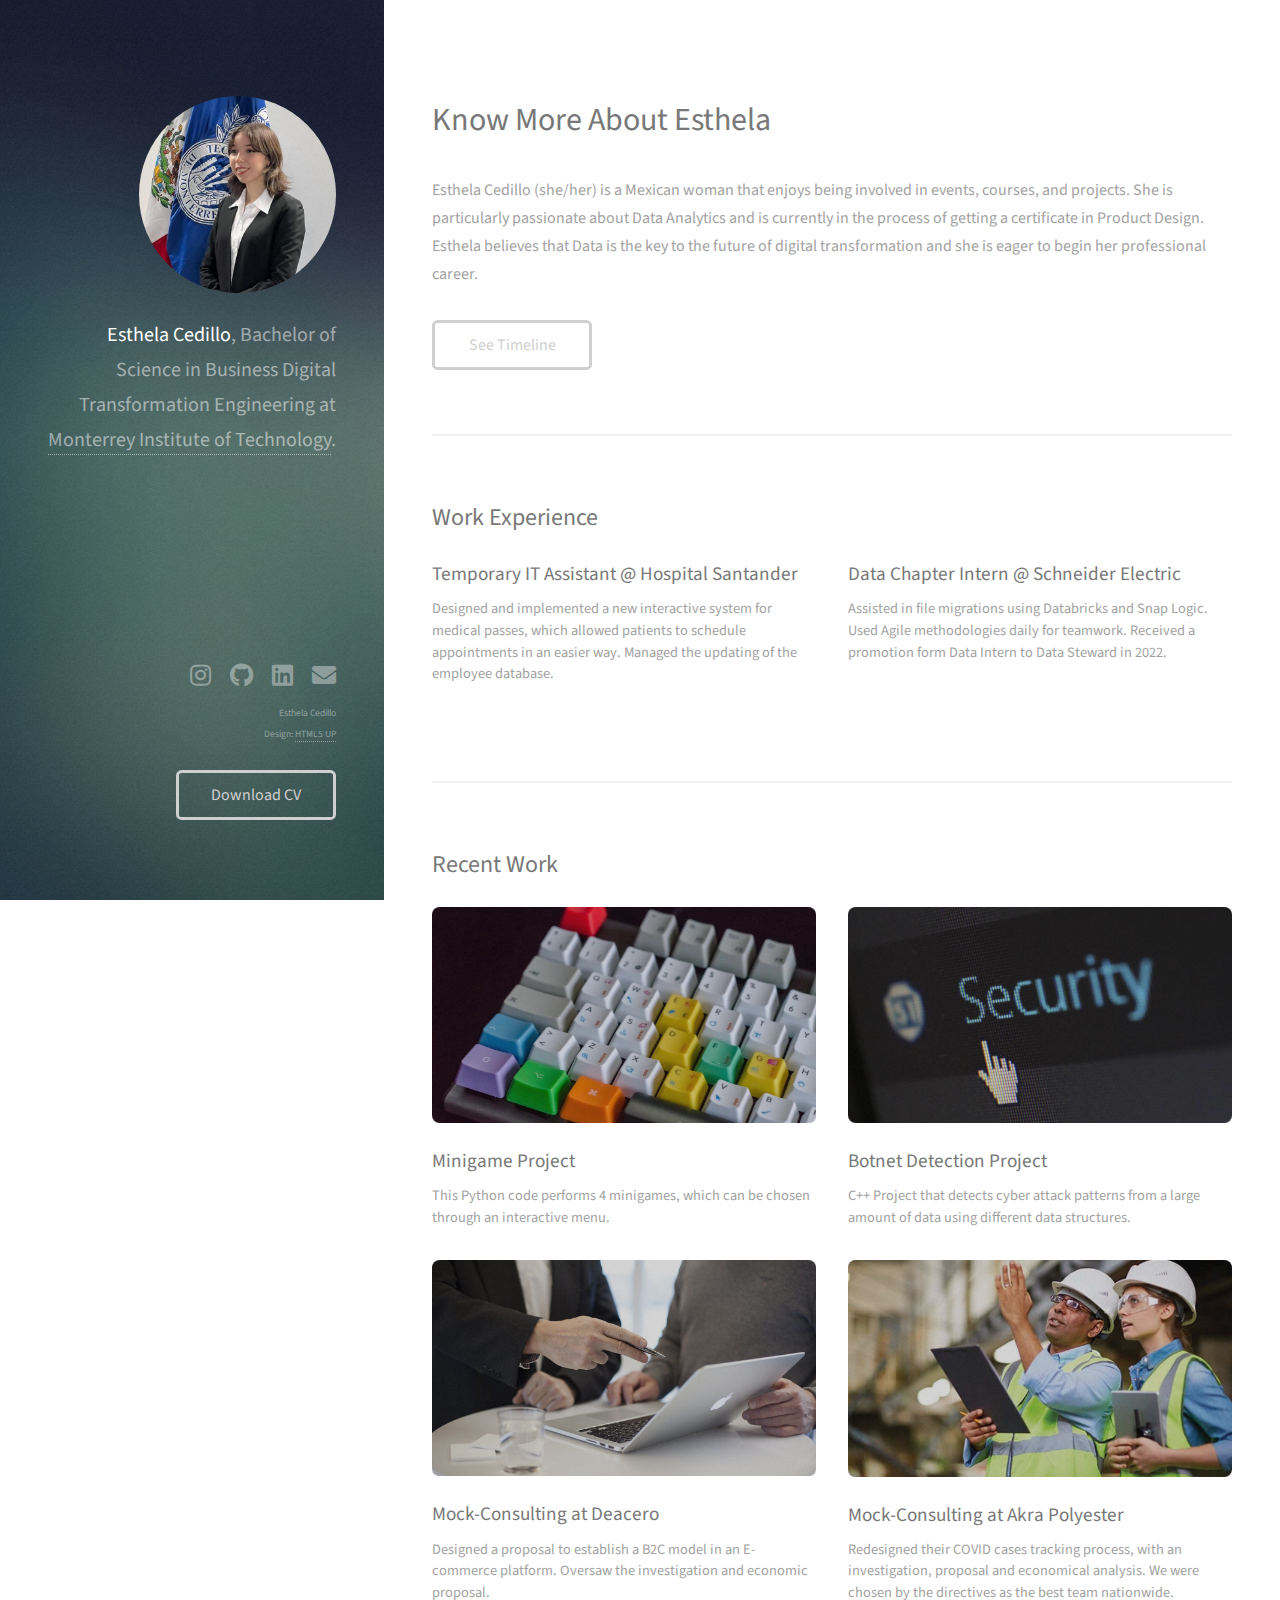
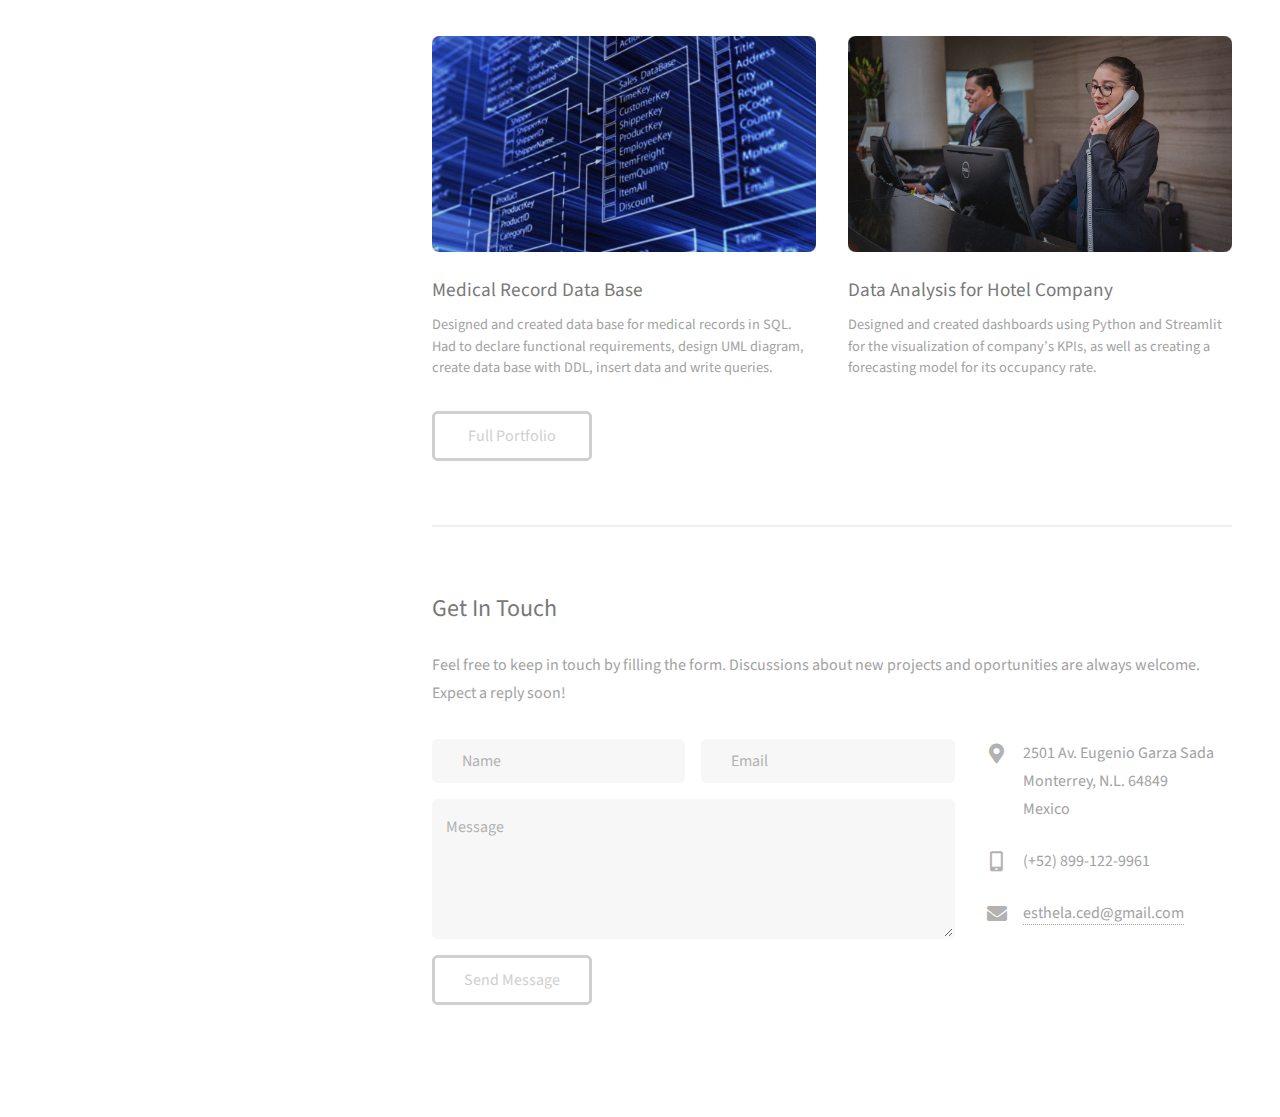
<file: index.html>
<!DOCTYPE HTML>
<!--
	Strata by HTML5 UP
	html5up.net | @ajlkn
	Free for personal and commercial use under the CCA 3.0 license (html5up.net/license)
-->
<html>
	<head>
		<title>Esthela Cedillo</title>
		<meta charset="utf-8" />
		<meta name="viewport" content="width=device-width, initial-scale=1, user-scalable=no" />
		<link rel="stylesheet" href="assets/css/main.css" />
		<!-- <link rel="icon" type="image/png" href="images/daffodil.png"> -->
		<link rel="icon" type="image/png" href="images/star.png">
	</head>
	<body class="is-preload">

		<!-- Header -->
			<header id="header">
				<div class="inner">
					<a href="#" class="image avatar"><img src="images/FOTOEsthelaC.jpeg" alt="" /></a>
					<h1><strong>Esthela Cedillo</strong>, Bachelor of<br />
					Science in Business Digital <br> Transformation Engineering<br />
					at <a href="https://tec.mx/es/computacion-y-tecnologias-de-informacion/ingeniero-en-transformacion-digital-de-negocios">Monterrey Institute of Technology</a>.</h1>
				</div>
			</header>

		<!-- Main -->
			<div id="main">

				<!-- One
				<br /> para hacer un brinco -->
					<section id="one">
						<header class="major">
							<h2>Know More About Esthela</h2>
						</header>
						<p>Esthela Cedillo (she/her) is a Mexican woman that enjoys being involved in events, courses, and projects. 
							She is particularly passionate about Data Analytics and is currently in the process of getting a certificate in Product Design. 
							Esthela believes that Data is the key to the future of digital transformation and she is eager to begin her professional career.</p>
						<ul class="actions">
							<li><a href="timeline.html" class="button">See Timeline</a></li>
						</ul>
					</section>
					<!--WORK-->
					<section id="one">
						<h2>Work Experience</h2>
						<div class="row">
							<article class="col-6 col-12-xsmall work-item">
								<h3>Temporary IT Assistant @ Hospital Santander</h3>
								<p>Designed and implemented a new interactive system for medical passes, which allowed patients to schedule appointments in an easier way. Managed the updating of the employee database.</p>
							</article>
							<article class="col-6 col-12-xsmall work-item">
								<h3>Data Chapter Intern @ Schneider Electric</h3>
								<p>Assisted in file migrations using Databricks and Snap Logic. Used Agile methodologies daily for teamwork. Received a promotion form Data Intern to Data Steward in 2022.</p>
							</article>							
						</div>
					</section>
				<!-- Two -->
					<section id="two">
						<h2>Recent Work</h2>
						<div class="row">
							<article class="col-6 col-12-xsmall work-item">
								<a href="images/fulls/minigame.jpeg" class="image fit thumb"><img src="images/thumbs/minigame.jpeg" alt="" /></a>
								<h3>Minigame Project</h3>
								<p>This Python code performs 4 minigames, which can be chosen through an interactive menu.</p>
							</article>
							<article class="col-6 col-12-xsmall work-item">
								<a href="images/fulls/botnetP.jpg" class="image fit thumb"><img src="images/thumbs/botnetP.jpg" alt="" /></a>
								<h3>Botnet Detection Project</h3>
								<p>C++ Project that detects cyber attack patterns from a large amount of data using different data structures.</p>
							</article>
							<article class="col-6 col-12-xsmall work-item">
								<a href="images/fulls/consulting.jpg" class="image fit thumb"><img src="images/thumbs/consulting.jpg" alt="" /></a>
								<h3>Mock-Consulting at Deacero</h3>
								<p>Designed a proposal to establish a B2C model in an E-commerce platform. Oversaw the investigation and economic proposal.</p>
							</article>
							<article class="col-6 col-12-xsmall work-item">
								<a href="images/fulls/engineer.jpg" class="image fit thumb"><img src="images/thumbs/engineer.jpg" alt="" /></a>
								<h3>Mock-Consulting at Akra Polyester</h3>
								<p>Redesigned their COVID cases tracking process, with an investigation, proposal and economical analysis. We were chosen by the directives as the best team nationwide.</p>
							</article>
							<article class="col-6 col-12-xsmall work-item">
								<a href="images/fulls/DB.jpg" class="image fit thumb"><img src="images/thumbs/DB.jpg" alt="" /></a>
								<h3>Medical Record Data Base</h3>
								<p>Designed and created data base for medical records in SQL. Had to declare functional requirements,
									design UML diagram, create data base with DDL, insert data and write queries.</p>
							</article>
							<article class="col-6 col-12-xsmall work-item">
								<a href="images/fulls/hotel.jpg" class="image fit thumb"><img src="images/thumbs/hotel.jpg" alt="" /></a>
								<h3>Data Analysis for Hotel Company</h3>
								<p>Designed and created dashboards using Python and Streamlit for the visualization of company’s KPIs, as well as creating a forecasting model for its occupancy rate.</p>
							</article>
						</div>
						<ul class="actions">
							<li><a href="https://github.com/EsthelaSCedi?tab=repositories" target="_blank" class="button">Full Portfolio</a></li>
						</ul>
					</section>
					

				<!-- Three -->
					<section id="three">
							<h2>Get In Touch</h2>
							<p>Feel free to keep in touch by filling the form. Discussions about new projects and oportunities are always welcome. Expect a reply soon!</p>
							<div class="row">
								<div class="col-8 col-12-small">
									<form id="form" action="">
										<div class="row gtr-uniform gtr-50">
											<div class="col-6 col-12-xsmall"><input type="text" name="name" id="name" placeholder="Name" /></div>
											<div class="col-6 col-12-xsmall"><input type="email" name="email" id="email" placeholder="Email" /></div>
											<div class="col-12"><textarea name="message" id="message" placeholder="Message" rows="4"></textarea></div>
											<ul class="actions">
												<li><input type="submit" value="Send Message" /></li>
											</ul>
										</div>
									</form>
									<a href="mailto:esthela.ced@gmail.com" id="tru"></a>
								</div>
								<div class="col-4 col-12-small">
									<ul class="labeled-icons">
										<li>
											<h3 class="icon solid fa-map-marker-alt"><span class="label">Address</span></h3>
											2501 Av. Eugenio Garza Sada<br />
											Monterrey, N.L. 64849<br />
											Mexico
										</li>
										<li>
											<h3 class="icon solid fa-mobile-alt"><span class="label">Phone</span></h3>
											(+52) 899-122-9961
										</li>
										<li>
											<h3 class="icon solid fa-envelope"><span class="label">Email</span></h3>
											<a href="#">esthela.ced@gmail.com</a>
										</li>
									</ul>
								</div>
							</div>
						</form>
					</section>
			</div>

		<!-- Footer -->
			<footer id="footer">
				<div class="inner">
					<ul class="icons">
						<h2></h2>
						<li><a href="https://www.instagram.com/esthela_sced/" target="_blank" class="icon brands fa-instagram"><span class="label">Instagram</span></a></li> 
						<li><a href="https://github.com/EsthelaSCedi" target="_blank" class="icon brands fa-github"><span class="label">Github</span></a></li>
						<li><a href="https://www.linkedin.com/in/esthela-cedillo-moreno-774817195/" target="_blank" class="icon brands fa-linkedin"><span class="label">Linkedin</span></a></li>
						<li><a href="mailto:esthela.ced@gmail.com" class="icon solid fa-envelope"><span class="label">Email</span></a></li>
					</ul>
					<ul class="copyright">
						<li> Esthela Cedillo</li><li>Design: <a href="http://html5up.net">HTML5 UP</a></li>
					</ul> 
					<ul class='curriculum'>
						<h2></h2>
						<a href="/Resume Esthela Cedillo M.pdf" download="Resume Esthela Cedillo M.pdf" class="button">Download CV</a>
					</ul>
				</div>
			</footer>

		<!-- Scripts -->
			<script src="assets/js/jquery.min.js"></script>
			<script src="assets/js/jquery.poptrox.min.js"></script>
			<script src="assets/js/browser.min.js"></script>
			<script src="assets/js/breakpoints.min.js"></script>
			<script src="assets/js/util.js"></script>
			<script src="assets/js/main.js"></script>
			<script>
				const $form = document.querySelector('#form')
				const $buttonMailto = document.querySelector('#tru')
			
				$form.addEventListener('submit', handleSubmit)
			
				function handleSubmit(event) {
				  event.preventDefault()
				  const form = new FormData(this)
				  $buttonMailto.setAttribute('href', `mailto:esthela.ced@gmail.com?subject= ${form.get('name')} - ${form.get('email')}&body=${form.get('message')}`)
				  $buttonMailto.click()
				}
			  </script>
	</body>
</html>
</file>
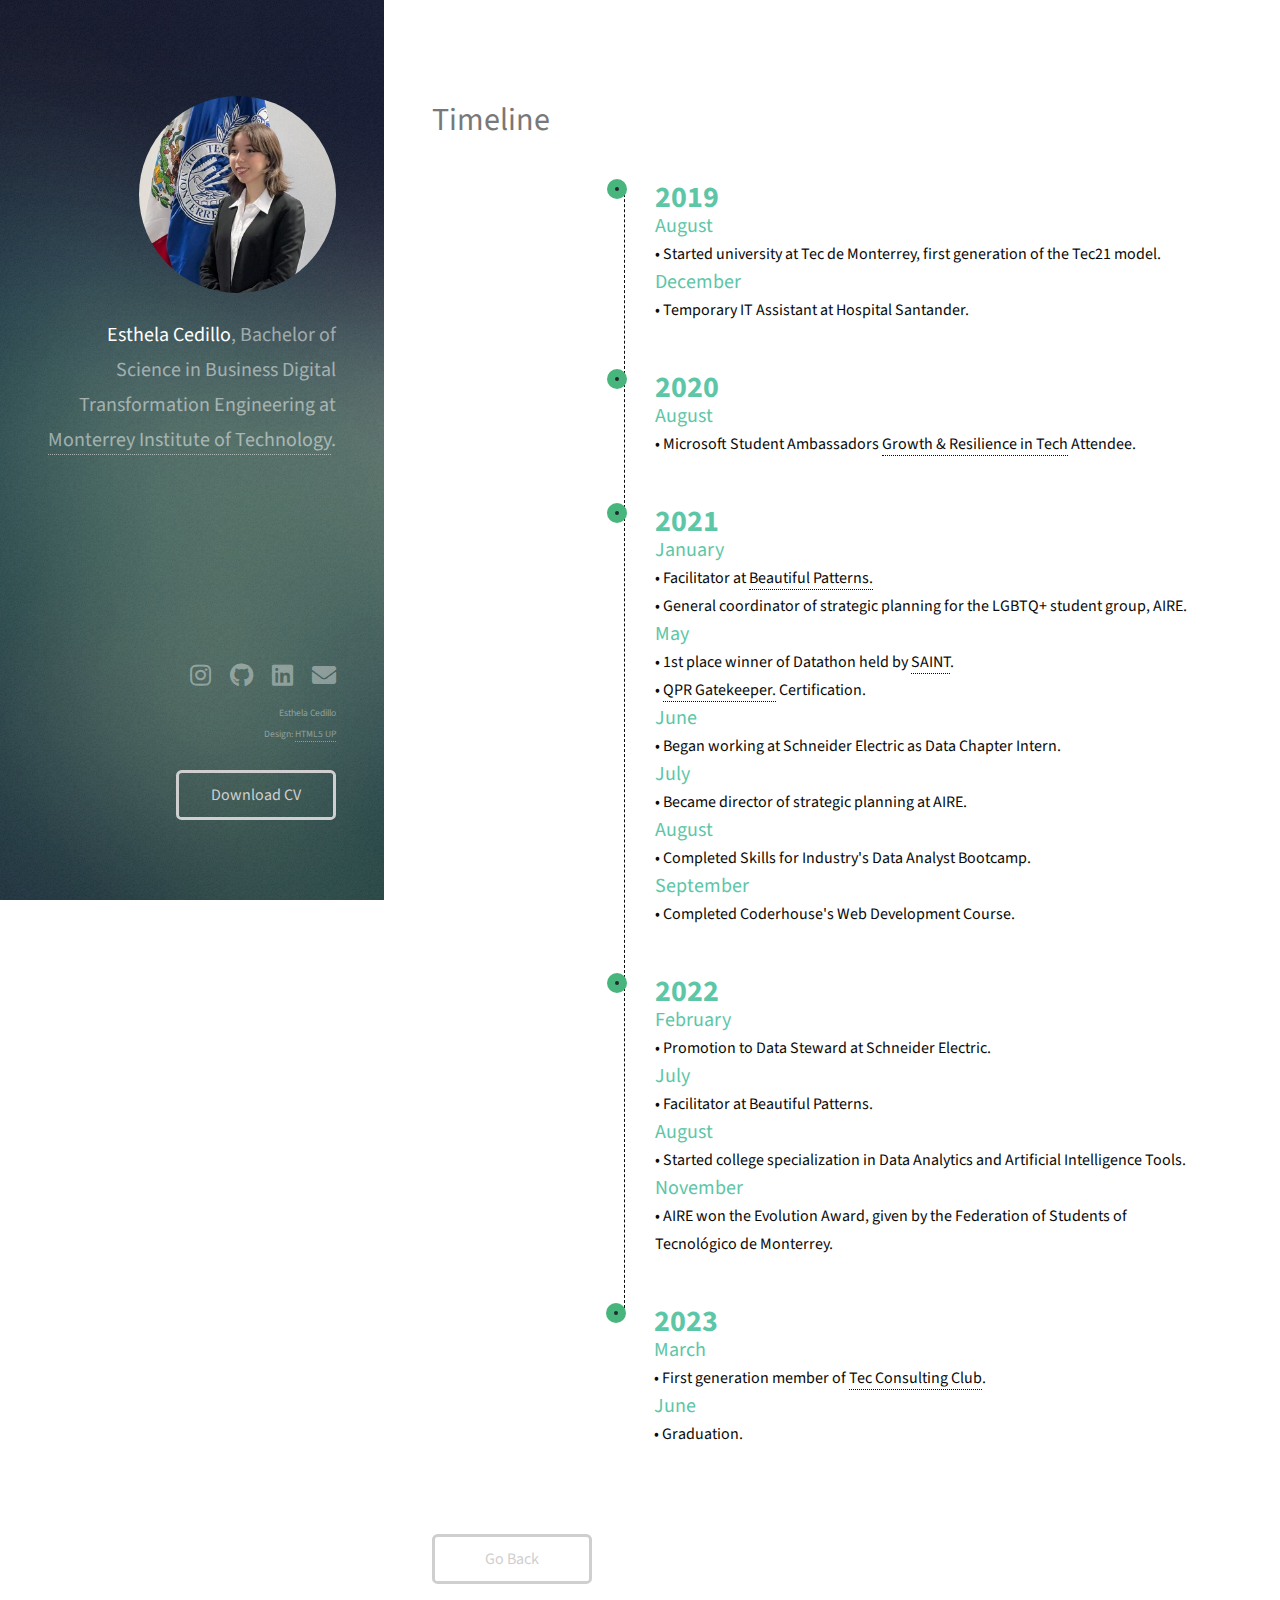
<file: timeline.html>
<!DOCTYPE HTML>
<!--
	Strata by HTML5 UP
	html5up.net | @ajlkn
	Free for personal and commercial use under the CCA 3.0 license (html5up.net/license)
-->
<html>
	<head>
		<title>Esthela Cedillo</title>
		<meta charset="utf-8" />
		<meta name="viewport" content="width=device-width, initial-scale=1, user-scalable=no" />
		<link rel="stylesheet" href="assets/css/main.css" />
		<!-- <link rel="icon" type="image/png" href="images/daffodil.png"> -->
		<link rel="icon" type="image/png" href="images/star.png">
	</head>

    <body class="is-preload">

		<!-- Header -->
			<header id="header">
				<div class="inner">
					<a href="#" class="image avatar"><img src="images/FOTOEsthelaC.jpeg" alt="" /></a>
					<h1><strong>Esthela Cedillo</strong>, Bachelor of<br />
					Science in Business Digital <br> Transformation Engineering<br />
					at <a href="https://tec.mx/es/computacion-y-tecnologias-de-informacion/ingeniero-en-transformacion-digital-de-negocios">Monterrey Institute of Technology</a>.</h1>
				</div>
			</header>

		<!-- Main -->
			<div id="main">
                <section id="one">
                    <header class="major">
                        <h2>Timeline</h2>
                    </header>
                    <div class="container">

                        <!--<div class="box">
                          <div class="container-3">
                            <span class="icon"><i class="fa fa-search"></i></span>
                            <input type="search" id="search" placeholder="Search..." />
                          </div>
                        </div>-->      
                          <div class="rb-container">
                            <ul class="rb">
                              <li class="rb-item" ng-repeat="itembx">
                                <div class="timestamp">
                                  2019<br>
                                </div>
                                <div class="timestampMonth">
                                    August<br>
                                </div>
                                <div class="item-title">• Started university at Tec de Monterrey, first generation of the Tec21 model.</div>
                                <div class="timestampMonth">
                                    December<br>
                                </div>
                                <div class="item-title">• Temporary IT Assistant at Hospital Santander.</div>
                              </li>

                              <li class="rb-item" ng-repeat="itembx">
                                <div class="timestamp">
                                  2020<br>
                                </div>
                                <div class="timestampMonth">
                                    August<br>
                                </div>
                                <div class="item-title">• Microsoft Student Ambassadors <a class= "item-link" href="https://drive.google.com/file/d/1sfSTNQ-Lgf-XcRvNU7uRFs_oMCxB77e_/view?usp=sharing" target="_blank"s>Growth & Resilience in Tech</a> Attendee.</div>
                              </li>
                      
                              <li class="rb-item" ng-repeat="itembx">
                                <div class="timestamp">
                                  2021<br>
                                </div>
                                <div class="timestampMonth">
                                    January<br>
                                </div>
                                <div class="item-title">• Facilitator at <a class= "item-link" href="https://beautifulpatterns.org/" target="_blank">Beautiful Patterns.</a></div>
                                <div class="item-title">• General coordinator of strategic planning for the LGBTQ+ student group, AIRE.</div>
                                <div class="timestampMonth">
                                    May<br>
                                </div>
                                <div class="item-title">• 1st place winner of Datathon held by <a class= "item-link" href="https://www.instagram.com/saitd.mty/?hl=es" target="_blank">SAINT</a>.</div>
                                <div class="item-title">• <a class= "item-link" href="https://tqueremos.tec.mx/en/qpr" target="_blank">QPR Gatekeeper.</a> Certification.</div>
                                <div class="timestampMonth">
                                    June<br>
                                </div>
                                <div class="item-title">• Began working at Schneider Electric as Data Chapter Intern.</div>           
                                <div class="timestampMonth">
                                    July<br>
                                </div>
                                <div class="item-title">• Became director of strategic planning at AIRE.</div>
                                <div class="timestampMonth">
                                    August<br>
                                </div>
                                <div class="item-title">• Completed Skills for Industry's Data Analyst Bootcamp.</div>
                                <div class="timestampMonth">
                                    September<br>
                                </div>
                                <div class="item-title">• Completed Coderhouse's Web Development Course.</div>

                                <li class="rb-item" ng-repeat="itembx">
                                    <div class="timestamp">
                                      2022<br>
                                    </div>
                                    <div class="timestampMonth">
                                        February<br>
                                    </div>
                                    <div class="item-title">• Promotion to Data Steward at Schneider Electric.</div>
                                    <div class="timestampMonth">
                                        July<br>
                                    </div>
                                    <div class="item-title">• Facilitator at Beautiful Patterns.</div>
                                    <div class="timestampMonth">
                                        August<br>
                                    </div>
                                    <div class="item-title">• Started college specialization in Data Analytics and Artificial Intelligence Tools.</div>
                                    <div class="timestampMonth">
                                        November<br>
                                    </div>
                                    <div class="item-title">• AIRE won the Evolution Award, given by the Federation of Students of Tecnológico de Monterrey.</div>
                                </li>

                                <li class="rb-item" ng-repeat="itembx">
                                    <div class="timestamp">
                                      2023<br>
                                    </div>
                                    <div class="timestampMonth">
                                        March<br>
                                    </div>
                                    <div class="item-title">• First generation member of <a class= "item-link" href="https://www.linkedin.com/company/tec-consulting-club/" target="_blank">Tec Consulting Club</a>.</div>
                                    <div class="timestampMonth">
                                        June<br>
                                    </div>
                                    <div class="item-title">• Graduation.</div>
                                </li>
                            </ul>
                      
                          </div>
                      </div>
                <ul class="actions">
                    <li><br><a href="index.html" class="button">Go Back</a></li>
                </ul>
                </section>
            </div>

        <!-- Footer -->
            <footer id="footer">
                <div class="inner">
                    <ul class="icons">
                        <h2></h2>
                        <li><a href="https://www.instagram.com/esthela_sced/" class="icon brands fa-instagram"><span class="label">Instagram</span></a></li> 
                        <li><a href="https://github.com/EsthelaSCedi" class="icon brands fa-github"><span class="label">Github</span></a></li>
                        <li><a href="https://www.linkedin.com/in/esthela-cedillo-moreno-774817195/" class="icon brands fa-linkedin"><span class="label">Linkedin</span></a></li>
                        <li><a href="mailto:esthela.ced@gmail.com" class="icon solid fa-envelope"><span class="label">Email</span></a></li>
                    </ul>
                    <ul class="copyright">
						<li> Esthela Cedillo</li><li>Design: <a href="http://html5up.net">HTML5 UP</a></li>
					</ul>
                    <ul class='curriculum'>
                        <h2></h2>
                        <a href="/Resume Esthela Cedillo M.pdf" download="Resume Esthela Cedillo M.pdf" class="button">Download CV</a>
                    </ul>
                </div>
            </footer>

            <!-- Scripts -->
			<script src="assets/js/jquery.min.js"></script>
			<script src="assets/js/jquery.poptrox.min.js"></script>
			<script src="assets/js/browser.min.js"></script>
			<script src="assets/js/breakpoints.min.js"></script>
			<script src="assets/js/util.js"></script>
			<script src="assets/js/main.js"></script>
    </body>
</html>
</file>
<file: assets/css/main.css>
@import url("fontawesome-all.min.css");
@import url("https://fonts.googleapis.com/css?family=Source+Sans+Pro:400,400italic");

/*
	Strata by HTML5 UP
	html5up.net | @ajlkn
	Free for personal and commercial use under the CCA 3.0 license (html5up.net/license)
*/

html, body, div, span, applet, object,
iframe, h1, h2, h3, h4, h5, h6, p, blockquote,
pre, a, abbr, acronym, address, big, cite,
code, del, dfn, em, img, ins, kbd, q, s, samp,
small, strike, strong, sub, sup, tt, var, b,
u, i, center, dl, dt, dd, ol, ul, li, fieldset,
form, label, legend, table, caption, tbody,
tfoot, thead, tr, th, td, article, aside,
canvas, details, embed, figure, figcaption,
footer, header, hgroup, menu, nav, output, ruby,
section, summary, time, mark, audio, video {
	margin: 0;
	padding: 0;
	border: 0;
	font-size: 100%;
	font: inherit;
	vertical-align: baseline;}

article, aside, details, figcaption, figure,
footer, header, hgroup, menu, nav, section {
	display: block;}

body {
	line-height: 1;
}

ol, ul {
	list-style: none;
}

blockquote, q {
	quotes: none;
}

	blockquote:before, blockquote:after, q:before, q:after {
		content: '';
		content: none;
	}

table {
	border-collapse: collapse;
	border-spacing: 0;
}

body {
	-webkit-text-size-adjust: none;
}

mark {
	background-color: transparent;
	color: inherit;
}

input::-moz-focus-inner {
	border: 0;
	padding: 0;
}

input, select, textarea {
	-moz-appearance: none;
	-webkit-appearance: none;
	-ms-appearance: none;
	appearance: none;
}

/* Basic */

	html {
		box-sizing: border-box;
	}

	*, *:before, *:after {
		box-sizing: inherit;
	}

	body {
		background: #fff;
	}

		body.is-preload *, body.is-preload *:before, body.is-preload *:after {
			-moz-animation: none !important;
			-webkit-animation: none !important;
			-ms-animation: none !important;
			animation: none !important;
			-moz-transition: none !important;
			-webkit-transition: none !important;
			-ms-transition: none !important;
			transition: none !important;
		}

	body, input, select, textarea {
		color: #a2a2a2;
		font-family: "Source Sans Pro", Helvetica, sans-serif;
		font-size: 16pt;
		font-weight: 400;
		line-height: 1.75em;
	}

	a {
		-moz-transition: color 0.2s ease-in-out, border-color 0.2s ease-in-out;
		-webkit-transition: color 0.2s ease-in-out, border-color 0.2s ease-in-out;
		-ms-transition: color 0.2s ease-in-out, border-color 0.2s ease-in-out;
		transition: color 0.2s ease-in-out, border-color 0.2s ease-in-out;
		border-bottom: dotted 1px;
		color: #49bf9d;
		text-decoration: none;
	}

		a:hover {
			border-bottom-color: transparent;
			color: #49bf9d !important;
			text-decoration: none;
		}

	strong, b {
		color: #787878;
		font-weight: 400;
	}

	em, i {
		font-style: italic;
	}

	p {
		margin: 0 0 2em 0;
	}

	h1, h2, h3, h4, h5, h6 {
		color: #787878;
		font-weight: 400;
		line-height: 1em;
		margin: 0 0 1em 0;
	}

		h1 a, h2 a, h3 a, h4 a, h5 a, h6 a {
			color: inherit;
			text-decoration: none;
		}

	h1 {
		font-size: 2em;
		line-height: 1.5em;
	}

	h2 {
		font-size: 1.5em;
		line-height: 1.5em;
	}

	h3 {
		font-size: 1.25em;
		line-height: 1.5em;
	}

	h4 {
		font-size: 1.1em;
		line-height: 1.5em;
	}

	h5 {
		font-size: 0.9em;
		line-height: 1.5em;
	}

	h6 {
		font-size: 0.7em;
		line-height: 1.5em;
	}

	sub {
		font-size: 0.8em;
		position: relative;
		top: 0.5em;
	}

	sup {
		font-size: 0.8em;
		position: relative;
		top: -0.5em;
	}

	hr {
		border: 0;
		border-bottom: solid 2px #efefef;
		margin: 2em 0;
	}

		hr.major {
			margin: 3em 0;
		}

	blockquote {
		border-left: solid 6px #efefef;
		font-style: italic;
		margin: 0 0 2em 0;
		padding: 0.5em 0 0.5em 1.5em;
	}

	code {
		background: #f7f7f7;
		border-radius: 0.35em;
		border: solid 2px #efefef;
		font-family: "Courier New", monospace;
		font-size: 0.9em;
		margin: 0 0.25em;
		padding: 0.25em 0.65em;
	}

	pre {
		-webkit-overflow-scrolling: touch;
		font-family: "Courier New", monospace;
		font-size: 0.9em;
		margin: 0 0 2em 0;
	}

		pre code {
			display: block;
			line-height: 1.75em;
			padding: 1em 1.5em;
			overflow-x: auto;
		}

	.align-left {
		text-align: left;
	}

	.align-center {
		text-align: center;
	}

	.align-right {
		text-align: right;
	}

/* Container */

	.container {
		margin: 0 auto;
		max-width: calc(100% - 4em);
		width: 100%;
	}

		.container.xsmall {
			width: 25%;
		}

		.container.small {
			width: 50%;
		}

		.container.medium {
			width: 75%;
		}

		.container.large {
			width: 125%;
		}

		.container.xlarge {
			width: 150%;
		}

		.container.max {
			width: 100%;
		}

		@media screen and (max-width: 980px) {

			.container {
				width: 100% !important;
				max-width: 100% !important;
			}

		}

		@media screen and (max-width: 480px) {

			.container {
				max-width: calc(100% - 3em);
			}

		}

/* Row */

	.row {
		display: flex;
		flex-wrap: wrap;
		box-sizing: border-box;
		align-items: stretch;
	}

		.row > * {
			box-sizing: border-box;
		}

		.row.gtr-uniform > * > :last-child {
			margin-bottom: 0;
		}

		.row.aln-left {
			justify-content: flex-start;
		}

		.row.aln-center {
			justify-content: center;
		}

		.row.aln-right {
			justify-content: flex-end;
		}

		.row.aln-top {
			align-items: flex-start;
		}

		.row.aln-middle {
			align-items: center;
		}

		.row.aln-bottom {
			align-items: flex-end;
		}

		.row > .imp {
			order: -1;
		}

		.row > .col-1 {
			width: 8.33333%;
		}

		.row > .off-1 {
			margin-left: 8.33333%;
		}

		.row > .col-2 {
			width: 16.66667%;
		}

		.row > .off-2 {
			margin-left: 16.66667%;
		}

		.row > .col-3 {
			width: 25%;
		}

		.row > .off-3 {
			margin-left: 25%;
		}

		.row > .col-4 {
			width: 33.33333%;
		}

		.row > .off-4 {
			margin-left: 33.33333%;
		}

		.row > .col-5 {
			width: 41.66667%;
		}

		.row > .off-5 {
			margin-left: 41.66667%;
		}

		.row > .col-6 {
			width: 50%;
		}

		.row > .off-6 {
			margin-left: 50%;
		}

		.row > .col-7 {
			width: 58.33333%;
		}

		.row > .off-7 {
			margin-left: 58.33333%;
		}

		.row > .col-8 {
			width: 66.66667%;
		}

		.row > .off-8 {
			margin-left: 66.66667%;
		}

		.row > .col-9 {
			width: 75%;
		}

		.row > .off-9 {
			margin-left: 75%;
		}

		.row > .col-10 {
			width: 83.33333%;
		}

		.row > .off-10 {
			margin-left: 83.33333%;
		}

		.row > .col-11 {
			width: 91.66667%;
		}

		.row > .off-11 {
			margin-left: 91.66667%;
		}

		.row > .col-12 {
			width: 100%;
		}

		.row > .off-12 {
			margin-left: 100%;
		}

		.row.gtr-0 {
			margin-top: 0;
			margin-left: 0em;
		}

			.row.gtr-0 > * {
				padding: 0 0 0 0em;
			}

			.row.gtr-0.gtr-uniform {
				margin-top: 0em;
			}

				.row.gtr-0.gtr-uniform > * {
					padding-top: 0em;
				}

		.row.gtr-25 {
			margin-top: 0;
			margin-left: -0.625em;
		}

			.row.gtr-25 > * {
				padding: 0 0 0 0.625em;
			}

			.row.gtr-25.gtr-uniform {
				margin-top: -0.625em;
			}

				.row.gtr-25.gtr-uniform > * {
					padding-top: 0.625em;
				}

		.row.gtr-50 {
			margin-top: 0;
			margin-left: -1.25em;
		}

			.row.gtr-50 > * {
				padding: 0 0 0 1.25em;
			}

			.row.gtr-50.gtr-uniform {
				margin-top: -1.25em;
			}

				.row.gtr-50.gtr-uniform > * {
					padding-top: 1.25em;
				}

		.row {
			margin-top: 0;
			margin-left: -2.5em;
		}

			.row > * {
				padding: 0 0 0 2.5em;
			}

			.row.gtr-uniform {
				margin-top: -2.5em;
			}

				.row.gtr-uniform > * {
					padding-top: 2.5em;
				}

		.row.gtr-150 {
			margin-top: 0;
			margin-left: -3.75em;
		}

			.row.gtr-150 > * {
				padding: 0 0 0 3.75em;
			}

			.row.gtr-150.gtr-uniform {
				margin-top: -3.75em;
			}

				.row.gtr-150.gtr-uniform > * {
					padding-top: 3.75em;
				}

		.row.gtr-200 {
			margin-top: 0;
			margin-left: -5em;
		}

			.row.gtr-200 > * {
				padding: 0 0 0 5em;
			}

			.row.gtr-200.gtr-uniform {
				margin-top: -5em;
			}

				.row.gtr-200.gtr-uniform > * {
					padding-top: 5em;
				}

		@media screen and (max-width: 1800px) {

			.row {
				display: flex;
				flex-wrap: wrap;
				box-sizing: border-box;
				align-items: stretch;
			}

				.row > * {
					box-sizing: border-box;
				}

				.row.gtr-uniform > * > :last-child {
					margin-bottom: 0;
				}

				.row.aln-left {
					justify-content: flex-start;
				}

				.row.aln-center {
					justify-content: center;
				}

				.row.aln-right {
					justify-content: flex-end;
				}

				.row.aln-top {
					align-items: flex-start;
				}

				.row.aln-middle {
					align-items: center;
				}

				.row.aln-bottom {
					align-items: flex-end;
				}

				.row > .imp-xlarge {
					order: -1;
				}

				.row > .col-1-xlarge {
					width: 8.33333%;
				}

				.row > .off-1-xlarge {
					margin-left: 8.33333%;
				}

				.row > .col-2-xlarge {
					width: 16.66667%;
				}

				.row > .off-2-xlarge {
					margin-left: 16.66667%;
				}

				.row > .col-3-xlarge {
					width: 25%;
				}

				.row > .off-3-xlarge {
					margin-left: 25%;
				}

				.row > .col-4-xlarge {
					width: 33.33333%;
				}

				.row > .off-4-xlarge {
					margin-left: 33.33333%;
				}

				.row > .col-5-xlarge {
					width: 41.66667%;
				}

				.row > .off-5-xlarge {
					margin-left: 41.66667%;
				}

				.row > .col-6-xlarge {
					width: 50%;
				}

				.row > .off-6-xlarge {
					margin-left: 50%;
				}

				.row > .col-7-xlarge {
					width: 58.33333%;
				}

				.row > .off-7-xlarge {
					margin-left: 58.33333%;
				}

				.row > .col-8-xlarge {
					width: 66.66667%;
				}

				.row > .off-8-xlarge {
					margin-left: 66.66667%;
				}

				.row > .col-9-xlarge {
					width: 75%;
				}

				.row > .off-9-xlarge {
					margin-left: 75%;
				}

				.row > .col-10-xlarge {
					width: 83.33333%;
				}

				.row > .off-10-xlarge {
					margin-left: 83.33333%;
				}

				.row > .col-11-xlarge {
					width: 91.66667%;
				}

				.row > .off-11-xlarge {
					margin-left: 91.66667%;
				}

				.row > .col-12-xlarge {
					width: 100%;
				}

				.row > .off-12-xlarge {
					margin-left: 100%;
				}

				.row.gtr-0 {
					margin-top: 0;
					margin-left: 0em;
				}

					.row.gtr-0 > * {
						padding: 0 0 0 0em;
					}

					.row.gtr-0.gtr-uniform {
						margin-top: 0em;
					}

						.row.gtr-0.gtr-uniform > * {
							padding-top: 0em;
						}

				.row.gtr-25 {
					margin-top: 0;
					margin-left: -0.625em;
				}

					.row.gtr-25 > * {
						padding: 0 0 0 0.625em;
					}

					.row.gtr-25.gtr-uniform {
						margin-top: -0.625em;
					}

						.row.gtr-25.gtr-uniform > * {
							padding-top: 0.625em;
						}

				.row.gtr-50 {
					margin-top: 0;
					margin-left: -1.25em;
				}

					.row.gtr-50 > * {
						padding: 0 0 0 1.25em;
					}

					.row.gtr-50.gtr-uniform {
						margin-top: -1.25em;
					}

						.row.gtr-50.gtr-uniform > * {
							padding-top: 1.25em;
						}

				.row {
					margin-top: 0;
					margin-left: -2.5em;
				}

					.row > * {
						padding: 0 0 0 2.5em;
					}

					.row.gtr-uniform {
						margin-top: -2.5em;
					}

						.row.gtr-uniform > * {
							padding-top: 2.5em;
						}

				.row.gtr-150 {
					margin-top: 0;
					margin-left: -3.75em;
				}

					.row.gtr-150 > * {
						padding: 0 0 0 3.75em;
					}

					.row.gtr-150.gtr-uniform {
						margin-top: -3.75em;
					}

						.row.gtr-150.gtr-uniform > * {
							padding-top: 3.75em;
						}

				.row.gtr-200 {
					margin-top: 0;
					margin-left: -5em;
				}

					.row.gtr-200 > * {
						padding: 0 0 0 5em;
					}

					.row.gtr-200.gtr-uniform {
						margin-top: -5em;
					}

						.row.gtr-200.gtr-uniform > * {
							padding-top: 5em;
						}

		}

		@media screen and (max-width: 1280px) {

			.row {
				display: flex;
				flex-wrap: wrap;
				box-sizing: border-box;
				align-items: stretch;
			}

				.row > * {
					box-sizing: border-box;
				}

				.row.gtr-uniform > * > :last-child {
					margin-bottom: 0;
				}

				.row.aln-left {
					justify-content: flex-start;
				}

				.row.aln-center {
					justify-content: center;
				}

				.row.aln-right {
					justify-content: flex-end;
				}

				.row.aln-top {
					align-items: flex-start;
				}

				.row.aln-middle {
					align-items: center;
				}

				.row.aln-bottom {
					align-items: flex-end;
				}

				.row > .imp-large {
					order: -1;
				}

				.row > .col-1-large {
					width: 8.33333%;
				}

				.row > .off-1-large {
					margin-left: 8.33333%;
				}

				.row > .col-2-large {
					width: 16.66667%;
				}

				.row > .off-2-large {
					margin-left: 16.66667%;
				}

				.row > .col-3-large {
					width: 25%;
				}

				.row > .off-3-large {
					margin-left: 25%;
				}

				.row > .col-4-large {
					width: 33.33333%;
				}

				.row > .off-4-large {
					margin-left: 33.33333%;
				}

				.row > .col-5-large {
					width: 41.66667%;
				}

				.row > .off-5-large {
					margin-left: 41.66667%;
				}

				.row > .col-6-large {
					width: 50%;
				}

				.row > .off-6-large {
					margin-left: 50%;
				}

				.row > .col-7-large {
					width: 58.33333%;
				}

				.row > .off-7-large {
					margin-left: 58.33333%;
				}

				.row > .col-8-large {
					width: 66.66667%;
				}

				.row > .off-8-large {
					margin-left: 66.66667%;
				}

				.row > .col-9-large {
					width: 75%;
				}

				.row > .off-9-large {
					margin-left: 75%;
				}

				.row > .col-10-large {
					width: 83.33333%;
				}

				.row > .off-10-large {
					margin-left: 83.33333%;
				}

				.row > .col-11-large {
					width: 91.66667%;
				}

				.row > .off-11-large {
					margin-left: 91.66667%;
				}

				.row > .col-12-large {
					width: 100%;
				}

				.row > .off-12-large {
					margin-left: 100%;
				}

				.row.gtr-0 {
					margin-top: 0;
					margin-left: 0em;
				}

					.row.gtr-0 > * {
						padding: 0 0 0 0em;
					}

					.row.gtr-0.gtr-uniform {
						margin-top: 0em;
					}

						.row.gtr-0.gtr-uniform > * {
							padding-top: 0em;
						}

				.row.gtr-25 {
					margin-top: 0;
					margin-left: -0.5em;
				}

					.row.gtr-25 > * {
						padding: 0 0 0 0.5em;
					}

					.row.gtr-25.gtr-uniform {
						margin-top: -0.5em;
					}

						.row.gtr-25.gtr-uniform > * {
							padding-top: 0.5em;
						}

				.row.gtr-50 {
					margin-top: 0;
					margin-left: -1em;
				}

					.row.gtr-50 > * {
						padding: 0 0 0 1em;
					}

					.row.gtr-50.gtr-uniform {
						margin-top: -1em;
					}

						.row.gtr-50.gtr-uniform > * {
							padding-top: 1em;
						}

				.row {
					margin-top: 0;
					margin-left: -2em;
				}

					.row > * {
						padding: 0 0 0 2em;
					}

					.row.gtr-uniform {
						margin-top: -2em;
					}

						.row.gtr-uniform > * {
							padding-top: 2em;
						}

				.row.gtr-150 {
					margin-top: 0;
					margin-left: -3em;
				}

					.row.gtr-150 > * {
						padding: 0 0 0 3em;
					}

					.row.gtr-150.gtr-uniform {
						margin-top: -3em;
					}

						.row.gtr-150.gtr-uniform > * {
							padding-top: 3em;
						}

				.row.gtr-200 {
					margin-top: 0;
					margin-left: -4em;
				}

					.row.gtr-200 > * {
						padding: 0 0 0 4em;
					}

					.row.gtr-200.gtr-uniform {
						margin-top: -4em;
					}

						.row.gtr-200.gtr-uniform > * {
							padding-top: 4em;
						}

		}

		@media screen and (max-width: 980px) {

			.row {
				display: flex;
				flex-wrap: wrap;
				box-sizing: border-box;
				align-items: stretch;
			}

				.row > * {
					box-sizing: border-box;
				}

				.row.gtr-uniform > * > :last-child {
					margin-bottom: 0;
				}

				.row.aln-left {
					justify-content: flex-start;
				}

				.row.aln-center {
					justify-content: center;
				}

				.row.aln-right {
					justify-content: flex-end;
				}

				.row.aln-top {
					align-items: flex-start;
				}

				.row.aln-middle {
					align-items: center;
				}

				.row.aln-bottom {
					align-items: flex-end;
				}

				.row > .imp-medium {
					order: -1;
				}

				.row > .col-1-medium {
					width: 8.33333%;
				}

				.row > .off-1-medium {
					margin-left: 8.33333%;
				}

				.row > .col-2-medium {
					width: 16.66667%;
				}

				.row > .off-2-medium {
					margin-left: 16.66667%;
				}

				.row > .col-3-medium {
					width: 25%;
				}

				.row > .off-3-medium {
					margin-left: 25%;
				}

				.row > .col-4-medium {
					width: 33.33333%;
				}

				.row > .off-4-medium {
					margin-left: 33.33333%;
				}

				.row > .col-5-medium {
					width: 41.66667%;
				}

				.row > .off-5-medium {
					margin-left: 41.66667%;
				}

				.row > .col-6-medium {
					width: 50%;
				}

				.row > .off-6-medium {
					margin-left: 50%;
				}

				.row > .col-7-medium {
					width: 58.33333%;
				}

				.row > .off-7-medium {
					margin-left: 58.33333%;
				}

				.row > .col-8-medium {
					width: 66.66667%;
				}

				.row > .off-8-medium {
					margin-left: 66.66667%;
				}

				.row > .col-9-medium {
					width: 75%;
				}

				.row > .off-9-medium {
					margin-left: 75%;
				}

				.row > .col-10-medium {
					width: 83.33333%;
				}

				.row > .off-10-medium {
					margin-left: 83.33333%;
				}

				.row > .col-11-medium {
					width: 91.66667%;
				}

				.row > .off-11-medium {
					margin-left: 91.66667%;
				}

				.row > .col-12-medium {
					width: 100%;
				}

				.row > .off-12-medium {
					margin-left: 100%;
				}

				.row.gtr-0 {
					margin-top: 0;
					margin-left: 0em;
				}

					.row.gtr-0 > * {
						padding: 0 0 0 0em;
					}

					.row.gtr-0.gtr-uniform {
						margin-top: 0em;
					}

						.row.gtr-0.gtr-uniform > * {
							padding-top: 0em;
						}

				.row.gtr-25 {
					margin-top: 0;
					margin-left: -0.5em;
				}

					.row.gtr-25 > * {
						padding: 0 0 0 0.5em;
					}

					.row.gtr-25.gtr-uniform {
						margin-top: -0.5em;
					}

						.row.gtr-25.gtr-uniform > * {
							padding-top: 0.5em;
						}

				.row.gtr-50 {
					margin-top: 0;
					margin-left: -1em;
				}

					.row.gtr-50 > * {
						padding: 0 0 0 1em;
					}

					.row.gtr-50.gtr-uniform {
						margin-top: -1em;
					}

						.row.gtr-50.gtr-uniform > * {
							padding-top: 1em;
						}

				.row {
					margin-top: 0;
					margin-left: -2em;
				}

					.row > * {
						padding: 0 0 0 2em;
					}

					.row.gtr-uniform {
						margin-top: -2em;
					}

						.row.gtr-uniform > * {
							padding-top: 2em;
						}

				.row.gtr-150 {
					margin-top: 0;
					margin-left: -3em;
				}

					.row.gtr-150 > * {
						padding: 0 0 0 3em;
					}

					.row.gtr-150.gtr-uniform {
						margin-top: -3em;
					}

						.row.gtr-150.gtr-uniform > * {
							padding-top: 3em;
						}

				.row.gtr-200 {
					margin-top: 0;
					margin-left: -4em;
				}

					.row.gtr-200 > * {
						padding: 0 0 0 4em;
					}

					.row.gtr-200.gtr-uniform {
						margin-top: -4em;
					}

						.row.gtr-200.gtr-uniform > * {
							padding-top: 4em;
						}

		}

		@media screen and (max-width: 736px) {

			.row {
				display: flex;
				flex-wrap: wrap;
				box-sizing: border-box;
				align-items: stretch;
			}

				.row > * {
					box-sizing: border-box;
				}

				.row.gtr-uniform > * > :last-child {
					margin-bottom: 0;
				}

				.row.aln-left {
					justify-content: flex-start;
				}

				.row.aln-center {
					justify-content: center;
				}

				.row.aln-right {
					justify-content: flex-end;
				}

				.row.aln-top {
					align-items: flex-start;
				}

				.row.aln-middle {
					align-items: center;
				}

				.row.aln-bottom {
					align-items: flex-end;
				}

				.row > .imp-small {
					order: -1;
				}

				.row > .col-1-small {
					width: 8.33333%;
				}

				.row > .off-1-small {
					margin-left: 8.33333%;
				}

				.row > .col-2-small {
					width: 16.66667%;
				}

				.row > .off-2-small {
					margin-left: 16.66667%;
				}

				.row > .col-3-small {
					width: 25%;
				}

				.row > .off-3-small {
					margin-left: 25%;
				}

				.row > .col-4-small {
					width: 33.33333%;
				}

				.row > .off-4-small {
					margin-left: 33.33333%;
				}

				.row > .col-5-small {
					width: 41.66667%;
				}

				.row > .off-5-small {
					margin-left: 41.66667%;
				}

				.row > .col-6-small {
					width: 50%;
				}

				.row > .off-6-small {
					margin-left: 50%;
				}

				.row > .col-7-small {
					width: 58.33333%;
				}

				.row > .off-7-small {
					margin-left: 58.33333%;
				}

				.row > .col-8-small {
					width: 66.66667%;
				}

				.row > .off-8-small {
					margin-left: 66.66667%;
				}

				.row > .col-9-small {
					width: 75%;
				}

				.row > .off-9-small {
					margin-left: 75%;
				}

				.row > .col-10-small {
					width: 83.33333%;
				}

				.row > .off-10-small {
					margin-left: 83.33333%;
				}

				.row > .col-11-small {
					width: 91.66667%;
				}

				.row > .off-11-small {
					margin-left: 91.66667%;
				}

				.row > .col-12-small {
					width: 100%;
				}

				.row > .off-12-small {
					margin-left: 100%;
				}

				.row.gtr-0 {
					margin-top: 0;
					margin-left: 0em;
				}

					.row.gtr-0 > * {
						padding: 0 0 0 0em;
					}

					.row.gtr-0.gtr-uniform {
						margin-top: 0em;
					}

						.row.gtr-0.gtr-uniform > * {
							padding-top: 0em;
						}

				.row.gtr-25 {
					margin-top: 0;
					margin-left: -0.375em;
				}

					.row.gtr-25 > * {
						padding: 0 0 0 0.375em;
					}

					.row.gtr-25.gtr-uniform {
						margin-top: -0.375em;
					}

						.row.gtr-25.gtr-uniform > * {
							padding-top: 0.375em;
						}

				.row.gtr-50 {
					margin-top: 0;
					margin-left: -0.75em;
				}

					.row.gtr-50 > * {
						padding: 0 0 0 0.75em;
					}

					.row.gtr-50.gtr-uniform {
						margin-top: -0.75em;
					}

						.row.gtr-50.gtr-uniform > * {
							padding-top: 0.75em;
						}

				.row {
					margin-top: 0;
					margin-left: -1.5em;
				}

					.row > * {
						padding: 0 0 0 1.5em;
					}

					.row.gtr-uniform {
						margin-top: -1.5em;
					}

						.row.gtr-uniform > * {
							padding-top: 1.5em;
						}

				.row.gtr-150 {
					margin-top: 0;
					margin-left: -2.25em;
				}

					.row.gtr-150 > * {
						padding: 0 0 0 2.25em;
					}

					.row.gtr-150.gtr-uniform {
						margin-top: -2.25em;
					}

						.row.gtr-150.gtr-uniform > * {
							padding-top: 2.25em;
						}

				.row.gtr-200 {
					margin-top: 0;
					margin-left: -3em;
				}

					.row.gtr-200 > * {
						padding: 0 0 0 3em;
					}

					.row.gtr-200.gtr-uniform {
						margin-top: -3em;
					}

						.row.gtr-200.gtr-uniform > * {
							padding-top: 3em;
						}

		}

		@media screen and (max-width: 480px) {

			.row {
				display: flex;
				flex-wrap: wrap;
				box-sizing: border-box;
				align-items: stretch;
			}

				.row > * {
					box-sizing: border-box;
				}

				.row.gtr-uniform > * > :last-child {
					margin-bottom: 0;
				}

				.row.aln-left {
					justify-content: flex-start;
				}

				.row.aln-center {
					justify-content: center;
				}

				.row.aln-right {
					justify-content: flex-end;
				}

				.row.aln-top {
					align-items: flex-start;
				}

				.row.aln-middle {
					align-items: center;
				}

				.row.aln-bottom {
					align-items: flex-end;
				}

				.row > .imp-xsmall {
					order: -1;
				}

				.row > .col-1-xsmall {
					width: 8.33333%;
				}

				.row > .off-1-xsmall {
					margin-left: 8.33333%;
				}

				.row > .col-2-xsmall {
					width: 16.66667%;
				}

				.row > .off-2-xsmall {
					margin-left: 16.66667%;
				}

				.row > .col-3-xsmall {
					width: 25%;
				}

				.row > .off-3-xsmall {
					margin-left: 25%;
				}

				.row > .col-4-xsmall {
					width: 33.33333%;
				}

				.row > .off-4-xsmall {
					margin-left: 33.33333%;
				}

				.row > .col-5-xsmall {
					width: 41.66667%;
				}

				.row > .off-5-xsmall {
					margin-left: 41.66667%;
				}

				.row > .col-6-xsmall {
					width: 50%;
				}

				.row > .off-6-xsmall {
					margin-left: 50%;
				}

				.row > .col-7-xsmall {
					width: 58.33333%;
				}

				.row > .off-7-xsmall {
					margin-left: 58.33333%;
				}

				.row > .col-8-xsmall {
					width: 66.66667%;
				}

				.row > .off-8-xsmall {
					margin-left: 66.66667%;
				}

				.row > .col-9-xsmall {
					width: 75%;
				}

				.row > .off-9-xsmall {
					margin-left: 75%;
				}

				.row > .col-10-xsmall {
					width: 83.33333%;
				}

				.row > .off-10-xsmall {
					margin-left: 83.33333%;
				}

				.row > .col-11-xsmall {
					width: 91.66667%;
				}

				.row > .off-11-xsmall {
					margin-left: 91.66667%;
				}

				.row > .col-12-xsmall {
					width: 100%;
				}

				.row > .off-12-xsmall {
					margin-left: 100%;
				}

				.row.gtr-0 {
					margin-top: 0;
					margin-left: 0em;
				}

					.row.gtr-0 > * {
						padding: 0 0 0 0em;
					}

					.row.gtr-0.gtr-uniform {
						margin-top: 0em;
					}

						.row.gtr-0.gtr-uniform > * {
							padding-top: 0em;
						}

				.row.gtr-25 {
					margin-top: 0;
					margin-left: -0.375em;
				}

					.row.gtr-25 > * {
						padding: 0 0 0 0.375em;
					}

					.row.gtr-25.gtr-uniform {
						margin-top: -0.375em;
					}

						.row.gtr-25.gtr-uniform > * {
							padding-top: 0.375em;
						}

				.row.gtr-50 {
					margin-top: 0;
					margin-left: -0.75em;
				}

					.row.gtr-50 > * {
						padding: 0 0 0 0.75em;
					}

					.row.gtr-50.gtr-uniform {
						margin-top: -0.75em;
					}

						.row.gtr-50.gtr-uniform > * {
							padding-top: 0.75em;
						}

				.row {
					margin-top: 0;
					margin-left: -1.5em;
				}

					.row > * {
						padding: 0 0 0 1.5em;
					}

					.row.gtr-uniform {
						margin-top: -1.5em;
					}

						.row.gtr-uniform > * {
							padding-top: 1.5em;
						}

				.row.gtr-150 {
					margin-top: 0;
					margin-left: -2.25em;
				}

					.row.gtr-150 > * {
						padding: 0 0 0 2.25em;
					}

					.row.gtr-150.gtr-uniform {
						margin-top: -2.25em;
					}

						.row.gtr-150.gtr-uniform > * {
							padding-top: 2.25em;
						}

				.row.gtr-200 {
					margin-top: 0;
					margin-left: -3em;
				}

					.row.gtr-200 > * {
						padding: 0 0 0 3em;
					}

					.row.gtr-200.gtr-uniform {
						margin-top: -3em;
					}

						.row.gtr-200.gtr-uniform > * {
							padding-top: 3em;
						}

		}

/* Section/Article */

	section.special, article.special {
		text-align: center;
	}

	header p {
		color: #b2b2b2;
		position: relative;
		margin: 0 0 1.5em 0;
	}

	header h2 + p {
		font-size: 1.25em;
		margin-top: -1em;
		line-height: 1.5em;
	}

	header h3 + p {
		font-size: 1.1em;
		margin-top: -0.8em;
		line-height: 1.5em;
	}

	header h4 + p,
	header h5 + p,
	header h6 + p {
		font-size: 0.9em;
		margin-top: -0.6em;
		line-height: 1.5em;
	}

	header.major h2 {
		font-size: 2em;
	}

/* Form */

	form {
		margin: 0 0 2em 0;
	}

	label {
		color: #787878;
		display: block;
		font-size: 0.9em;
		font-weight: 400;
		margin: 0 0 1em 0;
	}

	input[type="text"],
	input[type="password"],
	input[type="email"],
	select,
	textarea {
		-moz-appearance: none;
		-webkit-appearance: none;
		-ms-appearance: none;
		appearance: none;
		background: #f7f7f7;
		border-radius: 0.35em;
		border: solid 2px transparent;
		color: inherit;
		display: block;
		outline: 0;
		padding: 0 0.75em;
		text-decoration: none;
		width: 100%;
	}

		input[type="text"]:invalid,
		input[type="password"]:invalid,
		input[type="email"]:invalid,
		select:invalid,
		textarea:invalid {
			box-shadow: none;
		}

		input[type="text"]:focus,
		input[type="password"]:focus,
		input[type="email"]:focus,
		select:focus,
		textarea:focus {
			border-color: #49bf9d;
		}

	select {
		background-image: url("data:image/svg+xml;charset=utf8,%3Csvg xmlns='http://www.w3.org/2000/svg' width='40' height='40' preserveAspectRatio='none' viewBox='0 0 40 40'%3E%3Cpath d='M9.4,12.3l10.4,10.4l10.4-10.4c0.2-0.2,0.5-0.4,0.9-0.4c0.3,0,0.6,0.1,0.9,0.4l3.3,3.3c0.2,0.2,0.4,0.5,0.4,0.9 c0,0.4-0.1,0.6-0.4,0.9L20.7,31.9c-0.2,0.2-0.5,0.4-0.9,0.4c-0.3,0-0.6-0.1-0.9-0.4L4.3,17.3c-0.2-0.2-0.4-0.5-0.4-0.9 c0-0.4,0.1-0.6,0.4-0.9l3.3-3.3c0.2-0.2,0.5-0.4,0.9-0.4S9.1,12.1,9.4,12.3z' fill='%23dfdfdf' /%3E%3C/svg%3E");
		background-size: 1.25rem;
		background-repeat: no-repeat;
		background-position: calc(100% - 1rem) center;
		height: 2.75em;
		padding-right: 2.75em;
		text-overflow: ellipsis;
	}

		select option {
			color: #787878;
			background: #fff;
		}

		select:focus::-ms-value {
			background-color: transparent;
		}

		select::-ms-expand {
			display: none;
		}

	input[type="text"],
	input[type="password"],
	input[type="email"],
	select {
		height: 2.75em;
	}

	textarea {
		padding: 0.75em;
	}

	input[type="checkbox"],
	input[type="radio"] {
		-moz-appearance: none;
		-webkit-appearance: none;
		-ms-appearance: none;
		appearance: none;
		display: block;
		float: left;
		margin-right: -2em;
		opacity: 0;
		width: 1em;
		z-index: -1;
	}

		input[type="checkbox"] + label,
		input[type="radio"] + label {
			text-decoration: none;
			color: #a2a2a2;
			cursor: pointer;
			display: inline-block;
			font-size: 1em;
			font-weight: 400;
			padding-left: 2.4em;
			padding-right: 0.75em;
			position: relative;
		}

			input[type="checkbox"] + label:before,
			input[type="radio"] + label:before {
				-moz-osx-font-smoothing: grayscale;
				-webkit-font-smoothing: antialiased;
				display: inline-block;
				font-style: normal;
				font-variant: normal;
				text-rendering: auto;
				line-height: 1;
				text-transform: none !important;
				font-family: 'Font Awesome 5 Free';
				font-weight: 900;
			}

			input[type="checkbox"] + label:before,
			input[type="radio"] + label:before {
				background: #f7f7f7;
				border-radius: 0.35em;
				border: solid 2px transparent;
				content: '';
				display: inline-block;
				font-size: 0.8em;
				height: 2.0625em;
				left: 0;
				line-height: 1.85625em;
				position: absolute;
				text-align: center;
				top: 0;
				width: 2.0625em;
			}

		input[type="checkbox"]:checked + label:before,
		input[type="radio"]:checked + label:before {
			background: #787878;
			border-color: #787878;
			color: #fff;
			content: '\f00c';
		}

		input[type="checkbox"]:focus + label:before,
		input[type="radio"]:focus + label:before {
			border-color: #49bf9d;
		}

	input[type="checkbox"] + label:before {
		border-radius: 0.35em;
	}

	input[type="radio"] + label:before {
		border-radius: 100%;
	}

	::-webkit-input-placeholder {
		color: #b2b2b2 !important;
		opacity: 1.0;
	}

	:-moz-placeholder {
		color: #b2b2b2 !important;
		opacity: 1.0;
	}

	::-moz-placeholder {
		color: #b2b2b2 !important;
		opacity: 1.0;
	}

	:-ms-input-placeholder {
		color: #b2b2b2 !important;
		opacity: 1.0;
	}

/* Box */

	.box {
		border-radius: 0.35em;
		border: solid 2px #efefef;
		margin-bottom: 2em;
		padding: 1.5em;
	}

		.box > :last-child,
		.box > :last-child > :last-child,
		.box > :last-child > :last-child > :last-child {
			margin-bottom: 0;
		}

		.box.alt {
			border: 0;
			border-radius: 0;
			padding: 0;
		}

/* Icon */

	.icon {
		text-decoration: none;
		border-bottom: none;
		position: relative;
	}

		.icon:before {
			-moz-osx-font-smoothing: grayscale;
			-webkit-font-smoothing: antialiased;
			display: inline-block;
			font-style: normal;
			font-variant: normal;
			text-rendering: auto;
			line-height: 1;
			text-transform: none !important;
			font-family: 'Font Awesome 5 Free';
			font-weight: 400;
		}

		.icon > .label {
			display: none;
		}

		.icon:before {
			line-height: inherit;
		}

		.icon.solid:before {
			font-weight: 900;
		}

		.icon.brands:before {
			font-family: 'Font Awesome 5 Brands';
		}

/* Image */

	.image {
		border-radius: 0.35em;
		border: 0;
		display: inline-block;
		position: relative;
	}

		.image:before {
			-moz-transition: opacity 0.2s ease-in-out;
			-webkit-transition: opacity 0.2s ease-in-out;
			-ms-transition: opacity 0.2s ease-in-out;
			transition: opacity 0.2s ease-in-out;
			background: url("images/overlay.png");
			border-radius: 0.35em;
			content: '';
			display: block;
			height: 100%;
			left: 0;
			opacity: 0.5;
			position: absolute;
			top: 0;
			width: 100%;
		}

		.image.thumb {
			text-align: center;
		}

			.image.thumb:after {
				-moz-transition: opacity 0.2s ease-in-out;
				-webkit-transition: opacity 0.2s ease-in-out;
				-ms-transition: opacity 0.2s ease-in-out;
				transition: opacity 0.2s ease-in-out;
				border-radius: 0.35em;
				border: solid 3px rgba(255, 255, 255, 0.5);
				color: #fff;
				content: 'View';
				display: inline-block;
				font-size: 0.8em;
				font-weight: 400;
				left: 50%;
				line-height: 2.25em;
				margin: -1.25em 0 0 -3em;
				opacity: 0;
				padding: 0 1.5em;
				position: absolute;
				text-align: center;
				text-decoration: none;
				top: 50%;
				white-space: nowrap;
			}

			.image.thumb:hover:after {
				opacity: 1.0;
			}

			.image.thumb:hover:before {
				background: url("images/overlay.png"), url("images/overlay.png");
				opacity: 1.0;
			}

		.image img {
			border-radius: 0.5em;
			display: block;
		}

		.image.left {
			float: left;
			margin: 0 1.5em 1em 0;
			top: 0.25em;
		}

		.image.right {
			float: right;
			margin: 0 0 1em 1.5em;
			top: 0.25em;
		}

		.image.left, .image.right {
			max-width: 40%;
		}

			.image.left img, .image.right img {
				width: 100%;
			}

		.image.fit {
			display: block;
			margin: 0 0 2em 0;
			width: 100%;
		}

			.image.fit img {
				width: 100%;
			}

		.image.avatar {
			border-radius: 100%;
		}

			.image.avatar:before {
				display: none;
			}

			.image.avatar img {

				border-radius: 100%;
				width: 100%;
			}

/* List */

	ol {
		list-style: decimal;
		margin: 0 0 2em 0;
		padding-left: 1.25em;
	}

		ol li {
			padding-left: 0.25em;
		}

	ul {
		list-style: disc;
		margin: 0 0 2em 0;
		padding-left: 1em;
	}

		ul li {
			padding-left: 0.5em;
		}

		ul.alt {
			list-style: none;
			padding-left: 0;
		}

			ul.alt li {
				border-top: solid 2px #efefef;
				padding: 0.5em 0;
			}

				ul.alt li:first-child {
					border-top: 0;
					padding-top: 0;
				}

	dl {
		margin: 0 0 2em 0;
	}

/* Icons */

	ul.icons {
		cursor: default;
		list-style: none;
		padding-left: 0;
	}

		ul.icons li {
			display: inline-block;
			padding: 0 1em 0 0;
		}

			ul.icons li:last-child {
				padding-right: 0;
			}

			ul.icons li .icon:before {
				font-size: 1.5em;
			}

/* Labeled Icons */

	ul.labeled-icons {
		list-style: none;
		padding: 0;
	}

		ul.labeled-icons li {
			line-height: 1.75em;
			margin: 1.5em 0 0 0;
			padding-left: 2.25em;
			position: relative;
		}

			ul.labeled-icons li:first-child {
				margin-top: 0;
			}

			ul.labeled-icons li a {
				color: inherit;
			}

			ul.labeled-icons li h3 {
				color: #b2b2b2;
				left: 0;
				position: absolute;
				text-align: center;
				top: 0;
				width: 1em;
			}

/* Actions */

	ul.actions {
		display: -moz-flex;
		display: -webkit-flex;
		display: -ms-flex;
		display: flex;
		cursor: default;
		list-style: none;
		margin-left: -1em;
		padding-left: 0;
	}

		ul.actions li {
			padding: 0 0 0 1em;
			vertical-align: middle;
		}

		ul.actions.special {
			-moz-justify-content: center;
			-webkit-justify-content: center;
			-ms-justify-content: center;
			justify-content: center;
			width: 100%;
			margin-left: 0;
		}

			ul.actions.special li:first-child {
				padding-left: 0;
			}

		ul.actions.stacked {
			-moz-flex-direction: column;
			-webkit-flex-direction: column;
			-ms-flex-direction: column;
			flex-direction: column;
			margin-left: 0;
		}

			ul.actions.stacked li {
				padding: 1.3em 0 0 0;
			}

				ul.actions.stacked li:first-child {
					padding-top: 0;
				}

		ul.actions.fit {
			width: calc(100% + 1em);
		}

			ul.actions.fit li {
				-moz-flex-grow: 1;
				-webkit-flex-grow: 1;
				-ms-flex-grow: 1;
				flex-grow: 1;
				-moz-flex-shrink: 1;
				-webkit-flex-shrink: 1;
				-ms-flex-shrink: 1;
				flex-shrink: 1;
				width: 100%;
			}

				ul.actions.fit li > * {
					width: 100%;
				}

			ul.actions.fit.stacked {
				width: 100%;
			}

		@media screen and (max-width: 480px) {

			ul.actions:not(.fixed) {
				-moz-flex-direction: column;
				-webkit-flex-direction: column;
				-ms-flex-direction: column;
				flex-direction: column;
				margin-left: 0;
				width: 100% !important;
			}

				ul.actions:not(.fixed) li {
					-moz-flex-grow: 1;
					-webkit-flex-grow: 1;
					-ms-flex-grow: 1;
					flex-grow: 1;
					-moz-flex-shrink: 1;
					-webkit-flex-shrink: 1;
					-ms-flex-shrink: 1;
					flex-shrink: 1;
					padding: 1em 0 0 0;
					text-align: center;
					width: 100%;
				}

					ul.actions:not(.fixed) li > * {
						width: 100%;
					}

					ul.actions:not(.fixed) li:first-child {
						padding-top: 0;
					}

					ul.actions:not(.fixed) li input[type="submit"],
					ul.actions:not(.fixed) li input[type="reset"],
					ul.actions:not(.fixed) li input[type="button"],
					ul.actions:not(.fixed) li button,
					ul.actions:not(.fixed) li .button {
						width: 100%;
					}

						ul.actions:not(.fixed) li input[type="submit"].icon:before,
						ul.actions:not(.fixed) li input[type="reset"].icon:before,
						ul.actions:not(.fixed) li input[type="button"].icon:before,
						ul.actions:not(.fixed) li button.icon:before,
						ul.actions:not(.fixed) li .button.icon:before {
							margin-left: -0.5em;
						}

		}

/* Table */

	.table-wrapper {
		-webkit-overflow-scrolling: touch;
		overflow-x: auto;
	}

	table {
		margin: 0 0 2em 0;
		width: 100%;
	}

		table tbody tr {
			border: solid 1px #efefef;
			border-left: 0;
			border-right: 0;
		}

			table tbody tr:nth-child(2n + 1) {
				background-color: #f7f7f7;
			}

		table td {
			padding: 0.75em 0.75em;
		}

		table th {
			color: #787878;
			font-size: 0.9em;
			font-weight: 400;
			padding: 0 0.75em 0.75em 0.75em;
			text-align: left;
		}

		table thead {
			border-bottom: solid 2px #efefef;
		}

		table tfoot {
			border-top: solid 2px #efefef;
		}

		table.alt {
			border-collapse: separate;
		}

			table.alt tbody tr td {
				border: solid 2px #efefef;
				border-left-width: 0;
				border-top-width: 0;
			}

				table.alt tbody tr td:first-child {
					border-left-width: 2px;
				}

			table.alt tbody tr:first-child td {
				border-top-width: 2px;
			}

			table.alt thead {
				border-bottom: 0;
			}

			table.alt tfoot {
				border-top: 0;
			}

/* Button */

	input[type="submit"],
	input[type="reset"],
	input[type="button"],
	.button {
		-moz-appearance: none;
		-webkit-appearance: none;
		-ms-appearance: none;
		appearance: none;
		-moz-transition: background-color 0.2s ease-in-out, color 0.2s ease-in-out, border-color 0.2s ease-in-out;
		-webkit-transition: background-color 0.2s ease-in-out, color 0.2s ease-in-out, border-color 0.2s ease-in-out;
		-ms-transition: background-color 0.2s ease-in-out, color 0.2s ease-in-out, border-color 0.2s ease-in-out;
		transition: background-color 0.2s ease-in-out, color 0.2s ease-in-out, border-color 0.2s ease-in-out;
		background-color: transparent;
		border-radius: 0.35em;
		border: solid 3px #cfcfcf;
		color: #cfcfcf !important;
		cursor: pointer;
		display: inline-block;
		font-weight: 400;
		height: 3.15em;
		height: calc(2.75em + 6px);
		line-height: 2.75em;
		min-width: 10em;
		padding: 0 1.5em;
		text-align: center;
		text-decoration: none;
		white-space: nowrap;
	}

		input[type="submit"]:hover,
		input[type="reset"]:hover,
		input[type="button"]:hover,
		.button:hover {
			border-color: #49bf9d;
			color: #49bf9d !important;
		}

		input[type="submit"]:active,
		input[type="reset"]:active,
		input[type="button"]:active,
		.button:active {
			background-color: rgba(73, 191, 157, 0.1);
			border-color: #49bf9d;
			color: #49bf9d !important;
		}

		input[type="submit"].icon,
		input[type="reset"].icon,
		input[type="button"].icon,
		.button.icon {
			padding-left: 1.35em;
		}

			input[type="submit"].icon:before,
			input[type="reset"].icon:before,
			input[type="button"].icon:before,
			.button.icon:before {
				margin-right: 0.5em;
			}

		input[type="submit"].fit,
		input[type="reset"].fit,
		input[type="button"].fit,
		.button.fit {
			min-width: 0;
			width: 100%;
		}

		input[type="submit"].small,
		input[type="reset"].small,
		input[type="button"].small,
		.button.small {
			font-size: 0.8em;
		}

		input[type="submit"].large,
		input[type="reset"].large,
		input[type="button"].large,
		.button.large {
			font-size: 1.35em;
		}

		input[type="submit"].primary,
		input[type="reset"].primary,
		input[type="button"].primary,
		.button.primary {
			background-color: #49bf9d;
			border-color: #49bf9d;
			color: #ffffff !important;
		}

			input[type="submit"].primary:hover,
			input[type="reset"].primary:hover,
			input[type="button"].primary:hover,
			.button.primary:hover {
				background-color: #5cc6a7;
				border-color: #5cc6a7;
			}

			input[type="submit"].primary:active,WORK
			input[type="reset"].primary:active,
			input[type="button"].primary:active,
			.button.primary:active {
				background-color: #3eb08f;
				border-color: #3eb08f;
			}

		input[type="submit"].disabled, input[type="submit"]:disabled,
		input[type="reset"].disabled,
		input[type="reset"]:disabled,
		input[type="button"].disabled,
		input[type="button"]:disabled,
		.button.disabled,
		.button:disabled {
			background-color: #e7e7e7 !important;
			border-color: #e7e7e7 !important;
			color: #b2b2b2 !important;
			cursor: default;
		}

/* Work Item */

	.work-item {
		margin: 0 0 2em 0;
	}

		.work-item .image {
			margin: 0 0 1.5em 0;
		}

		.work-item h3 {
			font-size: 1.2em;
			margin: 0 0 0.5em 0;
		}

		.work-item p {
			font-size: 0.9em;
			line-height: 1.5em;
			margin: 0;
		}

/* Header */

	#header {
		display: -moz-flex;
		display: -webkit-flex;
		display: -ms-flex;
		display: flex;
		-moz-flex-direction: column;
		-webkit-flex-direction: column;
		-ms-flex-direction: column;
		flex-direction: column;
		-moz-align-items: -moz-flex-end;
		-webkit-align-items: -webkit-flex-end;
		-ms-align-items: -ms-flex-end;
		align-items: flex-end;
		-moz-justify-content: space-between;
		-webkit-justify-content: space-between;
		-ms-justify-content: space-between;
		justify-content: space-between;
		background-color: #1f1815;
		background-attachment: scroll,								scroll;
		background-image: url("images/overlay.png"), url("../../images/marg.jpg");
		background-position: top left,							top left;
		background-repeat: repeat,								no-repeat;
		background-size: auto,								150%;
		color: rgba(255, 255, 255, 0.5);
		height: 100%;
		left: 0;
		padding: 8em 4em;
		position: fixed;
		text-align: right;
		top: 0;
		width: 35%;
	}

		#header > * {
			-moz-flex-shrink: 0;
			-webkit-flex-shrink: 0;
			-ms-flex-shrink: 0;
			flex-shrink: 0;
			width: 100%;
		}

		#header > .inner {
			-moz-flex-grow: 1;
			-webkit-flex-grow: 1;
			-ms-flex-grow: 1;
			flex-grow: 1;
			margin: 0 0 2em 0;
		}

		#header strong, #header b {
			color: #ffffff;
		}

		#header h2, #header h3, #header h4, #header h5, #header h6 {
			color: #ffffff;
		}

		#header h1 {
			color: rgba(255, 255, 255, 0.5);
			font-size: 1.35em;
			line-height: 1.75em;
			margin: 0;
		}

		#header .image.avatar {
			margin: 0 0 1em 0;
			width: 12.3em;
		}

/* Footer */

	#footer .icons {
		margin: 1em 0 0 0;
	}

		#footer .icons a {
			color: rgba(255, 255, 255, 0.4);
		}

	#footer .copyright {
		color: rgba(255, 255, 255, 0.4);
		font-size: 0.6em;
		list-style: none;
		margin: 1em 0 0 0;
		padding: 0;
	}

		#footer .copyright li {
			border-left: solid 1px rgba(255, 255, 255, 0.25);
			display: inline-block;
			line-height: 1em;
			margin-left: 0.75em;
			padding-left: 0.75em;
		}

			#footer .copyright li:first-child {
				border-left: 0;
				margin-left: 0;
				padding-left: 0;
			}

			#footer .copyright li a {
				color: inherit;
			}

/* Main */

	#main {
		margin-left: 35%;
		max-width: 54em;
		padding: 8em 4em 4em 4em;
		width: calc(100% - 35%);
	}

		#main > section {
			border-top: solid 2px #efefef;
			margin: 4em 0 0 0;
			padding: 4em 0 0 0;
		}

			#main > section:first-child {
				border-top: 0;
				margin-top: 0;
				padding-top: 0;
			}

/* Poptrox */

	@-moz-keyframes spin {
		0% {
			-moz-transform: rotate(0deg);
			-webkit-transform: rotate(0deg);
			-ms-transform: rotate(0deg);
			transform: rotate(0deg);
		}

		100% {
			-moz-transform: rotate(360deg);
			-webkit-transform: rotate(360deg);
			-ms-transform: rotate(360deg);
			transform: rotate(360deg);
		}
	}

	@-webkit-keyframes spin {
		0% {
			-moz-transform: rotate(0deg);
			-webkit-transform: rotate(0deg);
			-ms-transform: rotate(0deg);
			transform: rotate(0deg);
		}

		100% {
			-moz-transform: rotate(360deg);
			-webkit-transform: rotate(360deg);
			-ms-transform: rotate(360deg);
			transform: rotate(360deg);
		}
	}

	@-ms-keyframes spin {
		0% {
			-moz-transform: rotate(0deg);
			-webkit-transform: rotate(0deg);
			-ms-transform: rotate(0deg);
			transform: rotate(0deg);
		}

		100% {
			-moz-transform: rotate(360deg);
			-webkit-transform: rotate(360deg);
			-ms-transform: rotate(360deg);
			transform: rotate(360deg);
		}
	}

	@keyframes spin {
		0% {
			-moz-transform: rotate(0deg);
			-webkit-transform: rotate(0deg);
			-ms-transform: rotate(0deg);
			transform: rotate(0deg);
		}

		100% {
			-moz-transform: rotate(360deg);
			-webkit-transform: rotate(360deg);
			-ms-transform: rotate(360deg);
			transform: rotate(360deg);
		}
	}

	.poptrox-popup {
		-moz-box-sizing: content-box;
		-webkit-box-sizing: content-box;
		-ms-box-sizing: content-box;
		box-sizing: content-box;
		-webkit-tap-highlight-color: rgba(255, 255, 255, 0);
		background: #fff;
		border-radius: 0.35em;
		box-shadow: 0 0.1em 0.15em 0 rgba(0, 0, 0, 0.15);
		overflow: hidden;
		padding-bottom: 3em;
	}

		.poptrox-popup .loader {
			text-decoration: none;
			-moz-animation: spin 1s linear infinite;
			-webkit-animation: spin 1s linear infinite;
			-ms-animation: spin 1s linear infinite;
			animation: spin 1s linear infinite;
			font-size: 1.5em;
			height: 1em;
			left: 50%;
			line-height: 1em;
			margin: -0.5em 0 0 -0.5em;
			position: absolute;
			top: 50%;
			width: 1em;
		}

			.poptrox-popup .loader:before {
				-moz-osx-font-smoothing: grayscale;
				-webkit-font-smoothing: antialiased;
				display: inline-block;
				font-style: normal;
				font-variant: normal;
				text-rendering: auto;
				line-height: 1;
				text-transform: none !important;
				font-family: 'Font Awesome 5 Free';
				font-weight: 900;
			}

			.poptrox-popup .loader:before {
				content: '\f1ce';
			}

		.poptrox-popup .caption {
			background: #fff;
			bottom: 0;
			cursor: default;
			font-size: 0.9em;
			height: 3em;
			left: 0;
			line-height: 2.8em;
			position: absolute;
			text-align: center;
			width: 100%;
			z-index: 1;
		}

		.poptrox-popup .nav-next,
		.poptrox-popup .nav-previous {
			text-decoration: none;
			-moz-transition: opacity 0.2s ease-in-out;
			-webkit-transition: opacity 0.2s ease-in-out;
			-ms-transition: opacity 0.2s ease-in-out;
			transition: opacity 0.2s ease-in-out;
			-webkit-tap-highlight-color: rgba(255, 255, 255, 0);
			background: rgba(0, 0, 0, 0.01);
			cursor: pointer;
			height: 100%;
			opacity: 0;
			position: absolute;
			top: 0;
			width: 50%;
		}

			.poptrox-popup .nav-next:before,
			.poptrox-popup .nav-previous:before {
				-moz-osx-font-smoothing: grayscale;
				-webkit-font-smoothing: antialiased;
				display: inline-block;
				font-style: normal;
				font-variant: normal;
				text-rendering: auto;
				line-height: 1;
				text-transform: none !important;
				font-family: 'Font Awesome 5 Free';
				font-weight: 900;
			}

			.poptrox-popup .nav-next:before,
			.poptrox-popup .nav-previous:before {
				color: #fff;
				font-size: 2.5em;
				height: 1em;
				line-height: 1em;
				margin-top: -0.75em;
				position: absolute;
				text-align: center;
				top: 50%;
				width: 1.5em;
			}

		.poptrox-popup .nav-next {
			right: 0;
		}

			.poptrox-popup .nav-next:before {
				content: '\f105';
				right: 0;
			}

		.poptrox-popup .nav-previous {
			left: 0;
		}

			.poptrox-popup .nav-previous:before {
				content: '\f104';
				left: 0;
			}

		.poptrox-popup .closer {
			text-decoration: none;
			-moz-transition: opacity 0.2s ease-in-out;
			-webkit-transition: opacity 0.2s ease-in-out;
			-ms-transition: opacity 0.2s ease-in-out;
			transition: opacity 0.2s ease-in-out;
			-webkit-tap-highlight-color: rgba(255, 255, 255, 0);
			color: #fff;
			height: 4em;
			line-height: 4em;
			opacity: 0;
			position: absolute;
			right: 0;
			text-align: center;
			top: 0;
			width: 4em;
			z-index: 2;
		}

			.poptrox-popup .closer:before {
				-moz-osx-font-smoothing: grayscale;
				-webkit-font-smoothing: antialiased;
				display: inline-block;
				font-style: normal;
				font-variant: normal;
				text-rendering: auto;
				line-height: 1;
				text-transform: none !important;
				font-family: 'Font Awesome 5 Free';
				font-weight: 900;
			}

			.poptrox-popup .closer:before {
				-moz-box-sizing: content-box;
				-webkit-box-sizing: content-box;
				-ms-box-sizing: content-box;
				box-sizing: content-box;
				border-radius: 100%;
				border: solid 3px rgba(255, 255, 255, 0.5);
				content: '\f00d';
				display: block;
				font-size: 1em;
				height: 1.75em;
				left: 50%;
				line-height: 1.75em;
				margin: -0.875em 0 0 -0.875em;
				position: absolute;
				top: 50%;
				width: 1.75em;
			}

		.poptrox-popup:hover .nav-next,
		.poptrox-popup:hover .nav-previous {
			opacity: 0.5;
		}

			.poptrox-popup:hover .nav-next:hover,
			.poptrox-popup:hover .nav-previous:hover {
				opacity: 1.0;
			}

		.poptrox-popup:hover .closer {
			opacity: 0.5;
		}

			.poptrox-popup:hover .closer:hover {
				opacity: 1.0;
			}

/* Touch */

	body.is-touch .image.thumb:before {
		opacity: 0.5 !important;
	}

	body.is-touch .image.thumb:after {
		display: none !important;
	}

	body.is-touch #header {
		background-attachment: scroll;
		background-size: auto, cover;
	}

	body.is-touch .poptrox-popup .nav-next,
	body.is-touch .poptrox-popup .nav-previous,
	body.is-touch .poptrox-popup .closer {
		opacity: 1.0 !important;
	}

/* XLarge */

	@media screen and (max-width: 1800px) {

		/* Basic */

			body, input, select, textarea {
				font-size: 12pt;
			}

	}

/* Large */

	@media screen and (max-width: 1280px) {

		/* Header */

			#header {
				padding: 6em 3em 3em 3em;
				width: 30%;
			}

				#header h1 {
					font-size: 1.25em;
				}

					#header h1 br {
						display: none;
					}

				#header > .inner {
					margin-bottom: 0;
				}

		/* Footer */

			#footer .copyright li {
				border-left-width: 0;
				display: block;
				line-height: 2.25em;
				margin-left: 0;
				padding-left: 0;
			}

		/* Main */

			#main {
				margin-left: 30%;
				max-width: none;
				padding: 6em 3em 3em 3em;
				width: calc(100% - 30%);
			}

	}

/* Medium */

	@media screen and (max-width: 980px) {

		/* Basic */

			h1 br, h2 br, h3 br, h4 br, h5 br, h6 br {
				display: none;
			}

		/* List */

			ul.icons li .icon {
				font-size: 1.25em;
			}

		/* Header */

			#header {
				background-attachment: scroll;
				background-position: top left, center center;
				background-size: auto,		cover;
				left: auto;
				padding: 6em 4em;
				position: relative;
				text-align: center;
				top: auto;
				width: 100%;
				display: block;
			}

				#header h1 {
					font-size: 1.75em;
				}

					#header h1 br {
						display: inline;
					}

		/* Footer */

			#footer {
				background-attachment: scroll;
				background-color: #1f1815;
				background-image: url("images/overlay.png"), url("../../images/marg.jpg");
				background-position: top left,						bottom center;
				background-repeat: repeat,							no-repeat;
				background-size: auto,							cover;
				bottom: auto;
				left: auto;
				padding: 4em 4em 6em 4em;
				position: relative;
				text-align: center;
				width: 100%;
			}

				#footer .icons {
					margin: 0 0 1em 0;
				}

				#footer .copyright {
					margin: 0 0 1em 0;
				}

					#footer .copyright li {
						border-left-width: 1px;
						display: inline-block;
						line-height: 1em;
						margin-left: 0.75em;
						padding-left: 0.75em;
					}

		/* Main */

			#main {
				margin: 0;
				padding: 6em 4em;
				width: 100%;
			}

	}

/* Small */

	@media screen and (max-width: 736px) {

		/* Basic */

			h1 {
				font-size: 1.5em;
			}

			h2 {
				font-size: 1.2em;
			}

			h3 {
				font-size: 1em;
			}

		/* Section/Article */

			section.special, article.special {
				text-align: center;
			}

			header.major h2 {
				font-size: 1.35em;
			}

		/* List */

			ul.labeled-icons li {
				padding-left: 2em;
			}

				ul.labeled-icons li h3 {
					line-height: 1.75em;
				}

		/* Header */

			#header {
				padding: 2.25em 1.5em;
			}

				#header h1 {
					font-size: 1.35em;
				}

		/* Footer */

			#footer {
				padding: 2.25em 1.5em;
			}

		/* Main */

			#main {
				padding: 2.25em 1.5em 0.25em 1.5em;
			}

				#main > section {
					margin: 2.25em 0 0 0;
					padding: 2.25em 0 0 0;
				}

		/* Poptrox */

			.poptrox-popup {
				border-radius: 0;
			}

				.poptrox-popup .nav-next:before,
				.poptrox-popup .nav-previous:before {
					margin-top: -1em;
				}

	}

/* XSmall */

	@media screen and (max-width: 480px) {

		/* Header */

			#header {
				padding: 4.5em 1.5em;
			}

				#header h1 br {
					display: none;
				}

		/* Footer */

			#footer .copyright li {
				border-left-width: 0;
				display: block;
				line-height: 2.25em;
				margin-left: 0;
				padding-left: 0;
			}

	}

/*TIMELINE*/
  
  .leftbox {
	top: -5%;
	left: 5%;
	position: absolute;
	width: 15%;
	height: 110%;
	background-color: #50d890;
	box-shadow: 3px 3px 15px rgba(119, 119, 119, 0.5);
  }
  
  nav {
	margin: 2.6em auto;
  }
  
  nav a {
	list-style: none;
	padding: 35px;
	color: #232931;
	font-size: 1.1em;
	display: block;
	transition: all 0.5s ease-in-out;
  }
  
  .rightbox {
	padding: 0em 0rem 0em 0em;
	height: 100%;
  }
  
  .rb-container {
	font-family: "PT Sans", sans-serif;
	width: 100%;
	margin: auto;
	display: block;
	position: relative;
  }
  
  .rb-container ul.rb {
	margin: 0.5em 0;
	padding: 0;
	display: inline-block;
  }
  
  .rb-container ul.rb li {
	list-style: none;
	margin: auto;
	margin-left: 10em;
	min-height: 50px;
	border-left: 1px dashed rgb(9, 9, 9);
	padding: 0 0 50px 30px;
	position: relative;
  }
  
  .rb-container ul.rb li:last-child {
	border-left: 0;
  }
  
  .rb-container ul.rb li::before {
	position: absolute;
	left: -18px;
	top: -5px;
	content: " ";
	border: 8px solid rgba(80, 216, 144, 0.8);
	border-radius: 500%;
	background: #232931;
	height: 20px;
	width: 20px;
	transition: all 500ms ease-in-out;
  }
  
  .rb-container ul.rb li:hover::before {
	border-color: #232931;
	transition: all 1000ms ease-in-out;
  }
  
  ul.rb li .timestamp {
	color: #5cc6a7;
	position: relative;
	font-size: 30px;
	font-weight: bold;
	font-family: "Source Sans Pro", Helvetica, sans-serif;
  }

  ul.rb li .timestampMonth {
	color: #5cc6a7;
	position: relative;
	font-size: 20px;
	font-family: "Source Sans Pro", Helvetica, sans-serif;
  }
  
  .item-title {
	color: rgb(10, 10, 10);
	font-family: "Source Sans Pro", Helvetica, sans-serif;
  }

  .item-link {
	-moz-transition: color 0.2s ease-in-out, border-color 0.2s ease-in-out;
	-webkit-transition: color 0.2s ease-in-out, border-color 0.2s ease-in-out;
	-ms-transition: color 0.2s ease-in-out, border-color 0.2s ease-in-out;
	transition: color 0.2s ease-in-out, border-color 0.2s ease-in-out;
	border-bottom: dotted 1px;
	color: rgb(10, 10, 10);
	text-decoration: none;
}


	.item-link:hover {
		border-bottom-color: transparent;
		color: #49bf9d !important;
		text-decoration: none;
	}	
  
  .container-3 {
	width: 5em;
	vertical-align: right;
	white-space: nowrap;
	position: absolute;
  }
  
  .container-3 input#search {
	width: 150px;
	height: 30px;
	background: #fbfbfb;
	border: none;
	font-size: 10pt;
	color: #262626;
	-webkit-border-radius: 5px;
	-moz-border-radius: 5px;
	border-radius: 5px;
	margin: 0.9em 0 0 28.5em;
	box-shadow: 3px 3px 15px rgba(119, 119, 119, 0.5);
  }
  
  .container-3 .icon {
	margin: 1.3em 3em 0 31.5em;
	position: absolute;
	width: 150px;
	height: 30px;
	z-index: 1;
	color: #4f5b66;
  }
  
  input::placeholder {
	padding: 5em 5em 1em 1em;
	color: #5cc6a7;
  }
</file>
